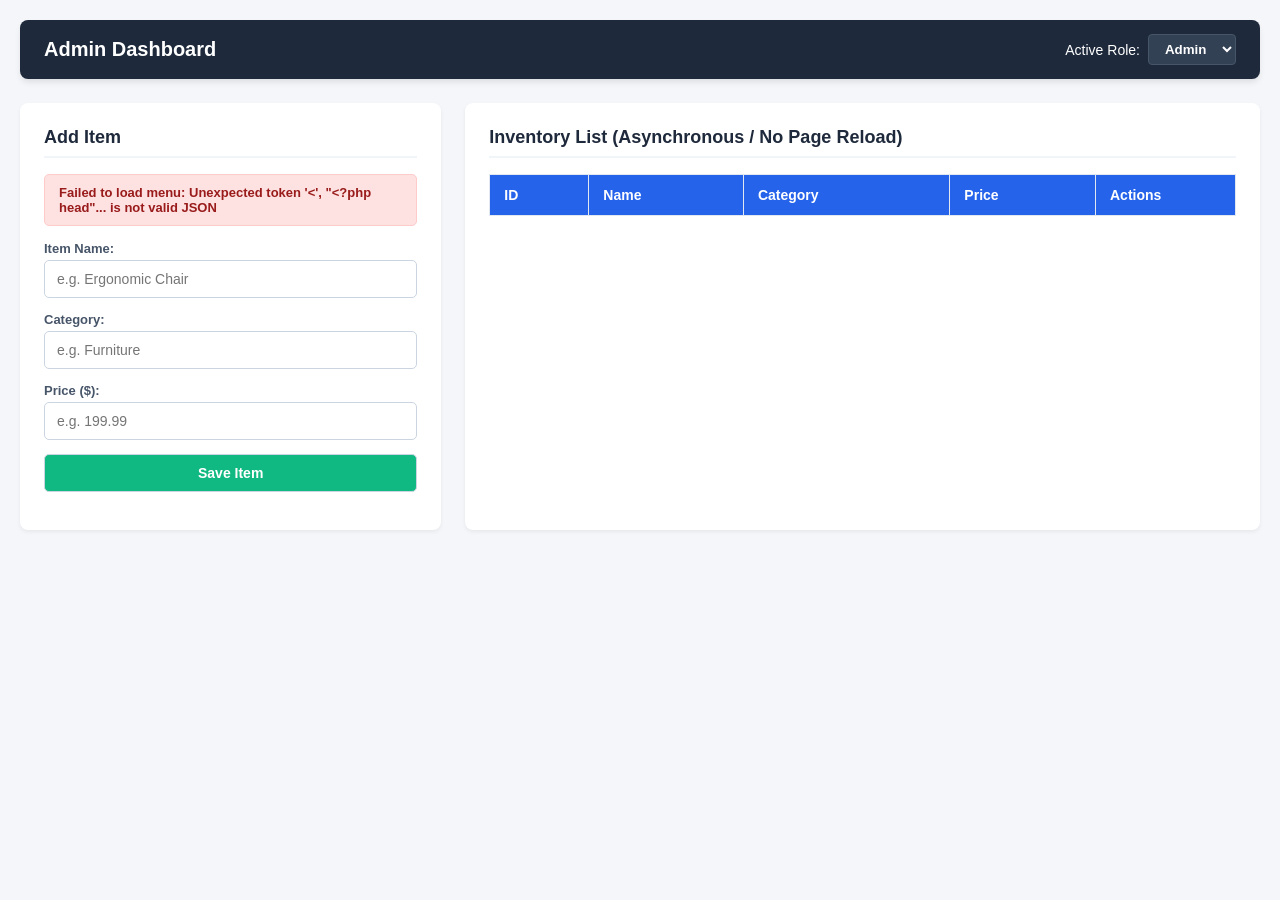
<file: Practical 13/index.html>
<!DOCTYPE html>
<html lang="en">
<head>
    <meta charset="UTF-8">
    <meta name="viewport" content="width=device-width, initial-scale=1.0">
    <title>Admin Dashboard - AJAX CRUD & RBAC</title>
    <style>
        * {
            box-sizing: border-box;
        }
        body { 
            font-family: Arial, sans-serif; 
            margin: 20px; 
            background: #f4f6f9; 
            color: #333;
        }
        header { 
            display: flex; 
            justify-content: space-between; 
            align-items: center; 
            background: #1e293b; 
            padding: 14px 24px; 
            color: #fff; 
            border-radius: 8px; 
            box-shadow: 0 4px 6px -1px rgba(0,0,0,0.1);
        }
        header h2 {
            margin: 0;
            font-size: 20px;
            display: flex;
            align-items: center;
            gap: 10px;
        }
        nav ul { 
            list-style: none; 
            margin: 0; 
            padding: 0; 
            display: flex; 
            gap: 18px; 
        }
        nav a { 
            color: #cbd5e1; 
            text-decoration: none; 
            font-weight: 600; 
            font-size: 14px;
            transition: color 0.2s;
        }
        nav a:hover {
            color: #38bdf8;
        }
        .role-box {
            display: flex;
            align-items: center;
            gap: 8px;
            font-size: 14px;
        }
        .role-box select {
            padding: 6px 12px;
            border-radius: 4px;
            border: 1px solid #475569;
            background: #334155;
            color: #fff;
            font-weight: bold;
            cursor: pointer;
        }
        .container { 
            margin-top: 24px; 
            display: flex; 
            gap: 24px; 
        }
        .card { 
            background: #fff; 
            padding: 24px; 
            border-radius: 8px; 
            box-shadow: 0 2px 4px rgba(0,0,0,0.06); 
        }
        .form-card { 
            flex: 1; 
            min-width: 320px;
            height: fit-content;
        }
        .table-card { 
            flex: 2; 
        }
        .card h3 {
            margin-top: 0;
            margin-bottom: 16px;
            color: #1e293b;
            font-size: 18px;
            border-bottom: 2px solid #f1f5f9;
            padding-bottom: 8px;
            display: flex;
            justify-content: space-between;
            align-items: center;
        }
        form label {
            display: block;
            margin-bottom: 4px;
            font-weight: 600;
            font-size: 13px;
            color: #475569;
        }
        form input, form select, form button { 
            width: 100%; 
            padding: 10px 12px; 
            margin-bottom: 14px; 
            border: 1px solid #cbd5e1;
            border-radius: 5px;
            font-size: 14px;
        }
        form input:focus {
            outline: none;
            border-color: #3b82f6;
            box-shadow: 0 0 0 3px rgba(59, 130, 246, 0.15);
        }
        button { 
            background: #10b981; 
            color: #fff; 
            border: none; 
            cursor: pointer; 
            font-weight: bold; 
            transition: background 0.2s;
        }
        button:hover {
            background: #059669;
        }
        button.btn-danger { 
            background: #ef4444; 
            padding: 6px 12px;
            font-size: 12px;
            width: auto;
            margin-bottom: 0;
        }
        button.btn-danger:hover {
            background: #dc2626;
        }
        button.btn-edit { 
            background: #f59e0b; 
            color: #fff; 
            padding: 6px 12px;
            font-size: 12px;
            width: auto;
            margin-bottom: 0;
            margin-right: 4px;
        }
        button.btn-edit:hover {
            background: #d97706;
        }
        table { 
            width: 100%; 
            border-collapse: collapse; 
            margin-top: 10px; 
        }
        th, td { 
            border: 1px solid #e2e8f0; 
            padding: 12px 14px; 
            text-align: left; 
            font-size: 14px;
        }
        th { 
            background: #2563eb; 
            color: white; 
            font-weight: 600;
        }
        tr:nth-child(even) {
            background: #f8fafc;
        }
        .badge-cat {
            background: #e0f2fe;
            color: #0369a1;
            padding: 3px 8px;
            border-radius: 4px;
            font-size: 12px;
            font-weight: bold;
        }
        .toast-msg {
            padding: 10px 14px;
            border-radius: 5px;
            margin-bottom: 15px;
            font-size: 13px;
            font-weight: 600;
            display: none;
        }
        .toast-success {
            background: #d1fae5;
            color: #065f46;
            border: 1px solid #a7f3d0;
        }
        .toast-error {
            background: #fee2e2;
            color: #991b1b;
            border: 1px solid #fecaca;
        }
        .loading-badge {
            font-size: 13px;
            font-weight: normal;
            color: #2563eb;
            background: #eff6ff;
            padding: 4px 10px;
            border-radius: 4px;
            display: none;
        }
    </style>
</head>
<body>

<header>
    <h2>Admin Dashboard</h2>
    <!-- Dynamic Role-Based Navigation -->
    <nav><ul id="dynamicMenu"></ul></nav>
    <!-- Role Switcher -->
    <div class="role-box">
        <label for="roleSelector">Active Role:</label>
        <select id="roleSelector" onchange="loadMenu()">
            <option value="user">User</option>
            <option value="editor">Editor</option>
            <option value="admin" selected>Admin</option>
        </select>
    </div>
</header>

<div class="container">
    <!-- CRUD Form (Add / Edit) -->
    <div class="card form-card">
        <h3 id="formTitle">Add Item</h3>
        <div id="toast" class="toast-msg"></div>
        <form id="itemForm" onsubmit="saveItem(event)">
            <input type="hidden" id="itemId">
            <label for="itemName">Item Name:</label>
            <input type="text" id="itemName" placeholder="e.g. Ergonomic Chair" required>
            
            <label for="itemCategory">Category:</label>
            <input type="text" id="itemCategory" placeholder="e.g. Furniture" required>
            
            <label for="itemPrice">Price ($):</label>
            <input type="number" step="0.01" id="itemPrice" placeholder="e.g. 199.99" required>
            
            <button type="submit" id="submitBtn">Save Item</button>
            <button type="button" id="cancelBtn" onclick="resetForm()" style="display:none; background:#64748b; margin-top:2px;">Cancel Edit</button>
        </form>
    </div>

    <!-- Data Table -->
    <div class="card table-card">
        <h3>
            <span>Inventory List (Asynchronous / No Page Reload)</span>
            <span id="loadingIndicator" class="loading-badge">⏳ Loading items...</span>
        </h3>
        <table>
            <thead>
                <tr>
                    <th>ID</th>
                    <th>Name</th>
                    <th>Category</th>
                    <th>Price</th>
                    <th style="width: 140px;">Actions</th>
                </tr>
            </thead>
            <tbody id="itemsTableBody"></tbody>
        </table>
    </div>
</div>

<!-- Separated Asynchronous JavaScript (Fetch API) Logic -->
<script src="script.js"></script>
</body>
</html>
</file>
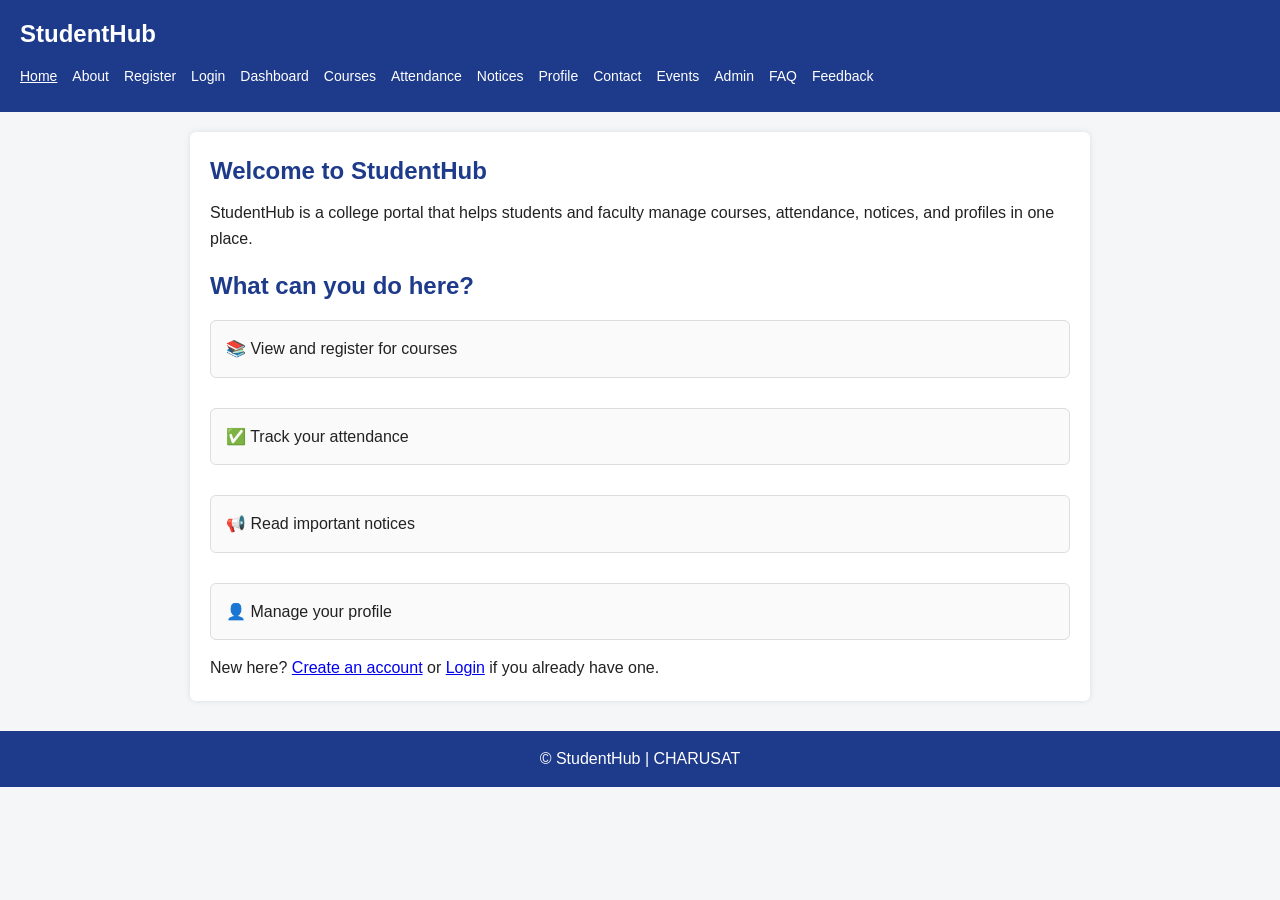
<file: practical 2/index.html>
<!DOCTYPE html>
<html lang="en">
<head>
  <meta charset="UTF-8">
  <meta name="viewport" content="width=device-width, initial-scale=1.0">
  <title>StudentHub - Home</title>
  <link rel="stylesheet" href="css/style.css">
</head>
<body>
  <a class="skip-link" href="#main-content">Skip to main content</a>

  <header>
    <div class="logo">StudentHub</div>
    <nav aria-label="Main navigation">
      <ul>
        <li><a href="index.html" aria-current="page">Home</a></li>
        <li><a href="about.html">About</a></li>
        <li><a href="register.html">Register</a></li>
        <li><a href="login.html">Login</a></li>
        <li><a href="dashboard.html">Dashboard</a></li>
        <li><a href="courses.html">Courses</a></li>
        <li><a href="attendance.html">Attendance</a></li>
        <li><a href="notices.html">Notices</a></li>
        <li><a href="profile.html">Profile</a></li>
        <li><a href="contact.html">Contact</a></li>
        <li><a href="events.html">Events</a></li>
        <li><a href="admin.html">Admin</a></li>
        <li><a href="faq.html">FAQ</a></li>
        <li><a href="feedback.html">Feedback</a></li>
      </ul>
    </nav>
  </header>

  <main id="main-content">
    <section aria-labelledby="home-title">
      <h1 id="home-title">Welcome to StudentHub</h1>
      <p>
        StudentHub is a college portal that helps students and faculty manage
        courses, attendance, notices, and profiles in one place.
      </p>

      <h2>What can you do here?</h2>
      <div class="card-grid">
        <div class="card">
          <p>📚 View and register for courses</p>
        </div>
        <div class="card">
          <p>✅ Track your attendance</p>
        </div>
        <div class="card">
          <p>📢 Read important notices</p>
        </div>
        <div class="card">
          <p>👤 Manage your profile</p>
        </div>
      </div>

      <p>New here? <a href="register.html">Create an account</a> or
        <a href="login.html">Login</a> if you already have one.</p>
    </section>
  </main>

  <footer>
    <p>&copy; <span data-year></span> StudentHub | CHARUSAT</p>
  </footer>

</body>
</html>
</file>
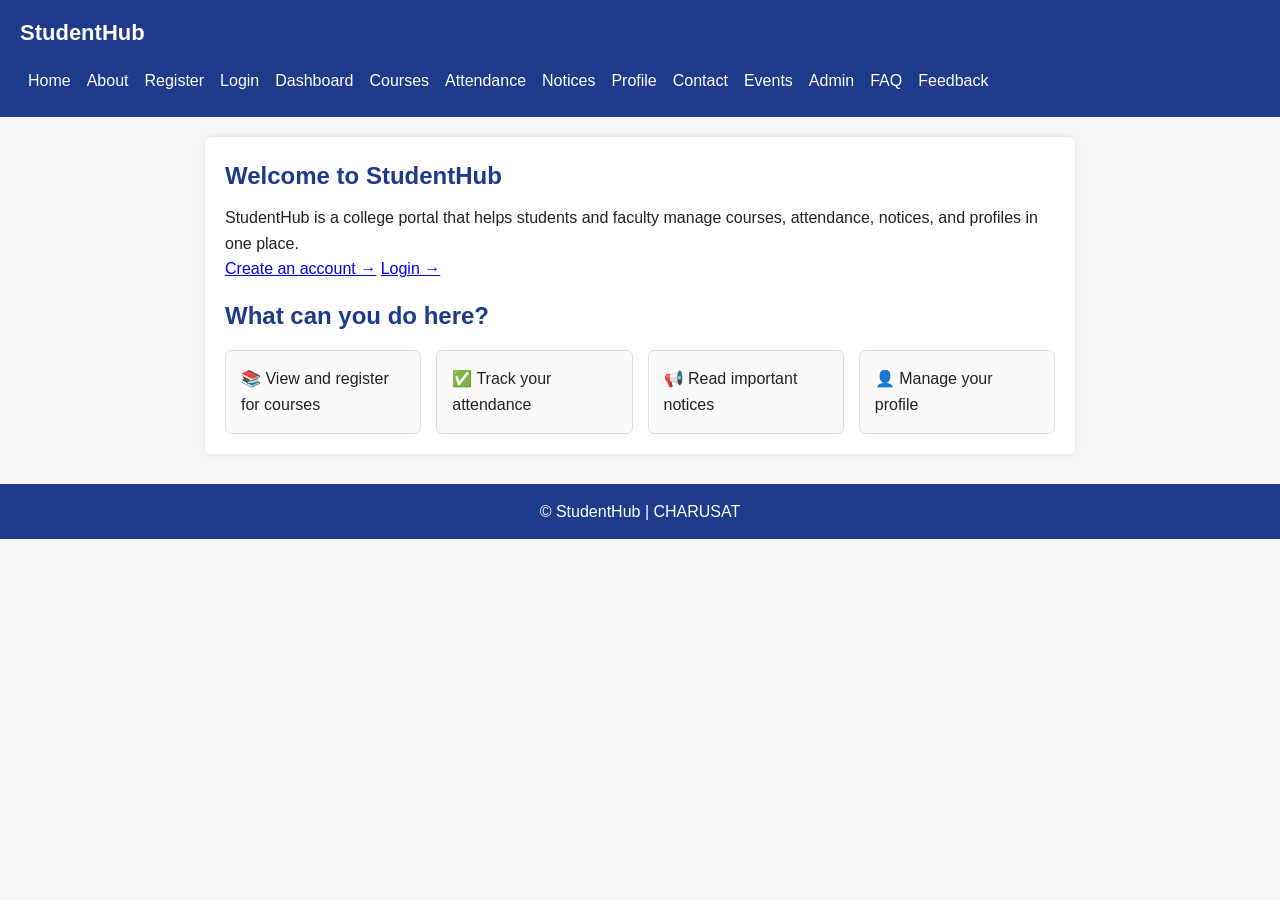
<file: Practical 3/index.html>
<!DOCTYPE html>
<html lang="en">
<head>
  <meta charset="UTF-8">
  <meta name="viewport" content="width=device-width, initial-scale=1.0">
  <title>StudentHub - Home</title>
  <link rel="stylesheet" href="css/style.css">
</head>
<body>
  
  <header>
    <div class="header-bar">
      <div class="logo">StudentHub</div>
      <button class="nav-toggle" type="button" aria-expanded="false" aria-controls="primary-nav">&#9776; Menu</button>
    </div>
    <nav aria-label="Main navigation">
      <ul id="primary-nav">
        <li><a href="index.html" aria-current="page">Home</a></li>
        <li><a href="about.html">About</a></li>
        <li><a href="register.html">Register</a></li>
        <li><a href="login.html">Login</a></li>
        <li><a href="dashboard.html">Dashboard</a></li>
        <li><a href="courses.html">Courses</a></li>
        <li><a href="attendance.html">Attendance</a></li>
        <li><a href="notices.html">Notices</a></li>
        <li><a href="profile.html">Profile</a></li>
        <li><a href="contact.html">Contact</a></li>
        <li><a href="events.html">Events</a></li>
        <li><a href="admin.html">Admin</a></li>
        <li><a href="faq.html">FAQ</a></li>
        <li><a href="feedback.html">Feedback</a></li>
      </ul>
    </nav>
  </header>

  <main id="main-content">
    <section aria-labelledby="home-title">
      <div class="hero">
        <h1 id="home-title">Welcome to StudentHub</h1>
        <p>
          StudentHub is a college portal that helps students and faculty manage
          courses, attendance, notices, and profiles in one place.
        </p>
        <div class="hero-actions">
          <a href="register.html">Create an account →</a>
          <a href="login.html">Login →</a>
        </div>
      </div>

      <h2>What can you do here?</h2>
      <div class="card-grid">
        <div class="card">
          <p>📚 View and register for courses</p>
        </div>
        <div class="card">
          <p>✅ Track your attendance</p>
        </div>
        <div class="card">
          <p>📢 Read important notices</p>
        </div>
        <div class="card">
          <p>👤 Manage your profile</p>
        </div>
      </div>
    </section>
  </main>

  <footer>
    <p>&copy; <span data-year></span> StudentHub | CHARUSAT</p>
  </footer>

    
</body>
</html>
</file>
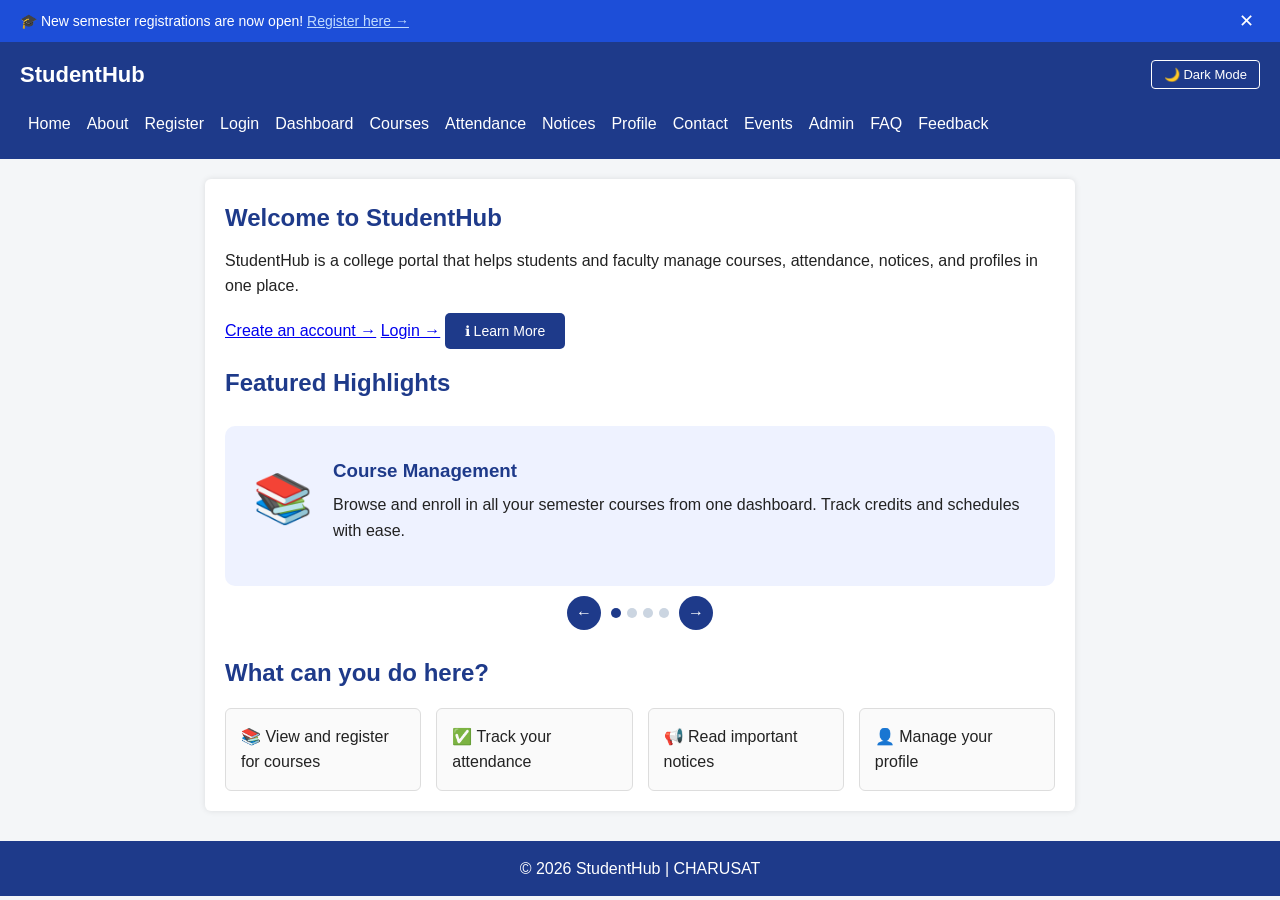
<file: Practical 4/index.html>
<!DOCTYPE html>
<html lang="en">
<head>
  <meta charset="UTF-8">
  <meta name="viewport" content="width=device-width, initial-scale=1.0">
  <title>StudentHub - Home</title>
  <meta name="description" content="StudentHub – a college portal to manage courses, attendance, notices, and profiles.">
  <link rel="stylesheet" href="css/style.css">
</head>
<body>

  <!-- ① Notification Banner -->
  <div id="notification-banner" role="alert" aria-live="polite">
    <span>🎓 New semester registrations are now open! <a href="register.html">Register here →</a></span>
    <button id="banner-close" aria-label="Dismiss notification">✕</button>
  </div>

  <header>
    <div class="header-bar">
      <div class="logo">StudentHub</div>
      <div style="display:flex; align-items:center; gap:6px;">
        <!-- ⑤ Hamburger menu -->
        <button class="nav-toggle" type="button" aria-expanded="false" aria-controls="primary-nav">☰ Menu</button>
        <!-- ⑥ Dark/Light theme switcher -->
        <button id="theme-toggle" aria-label="Toggle dark mode">🌙 Dark Mode</button>
      </div>
    </div>
    <nav aria-label="Main navigation">
      <ul id="primary-nav">
        <li><a href="index.html" aria-current="page">Home</a></li>
        <li><a href="about.html">About</a></li>
        <li><a href="register.html">Register</a></li>
        <li><a href="login.html">Login</a></li>
        <li><a href="dashboard.html">Dashboard</a></li>
        <li><a href="courses.html">Courses</a></li>
        <li><a href="attendance.html">Attendance</a></li>
        <li><a href="notices.html">Notices</a></li>
        <li><a href="profile.html">Profile</a></li>
        <li><a href="contact.html">Contact</a></li>
        <li><a href="events.html">Events</a></li>
        <li><a href="admin.html">Admin</a></li>
        <li><a href="faq.html">FAQ</a></li>
        <li><a href="feedback.html">Feedback</a></li>
      </ul>
    </nav>
  </header>

  <main id="main-content">
    <section aria-labelledby="home-title">
      <div class="hero">
        <h1 id="home-title">Welcome to StudentHub</h1>
        <p>
          StudentHub is a college portal that helps students and faculty manage
          courses, attendance, notices, and profiles in one place.
        </p>
        <div class="hero-actions">
          <a href="register.html">Create an account →</a>
          <a href="login.html">Login →</a>
          <!-- ② Modal trigger -->
          <button class="btn-modal"
                  data-modal-target="info-modal"
                  data-modal-title="About StudentHub"
                  data-modal-body="&lt;p&gt;StudentHub is built for &lt;strong&gt;CHARUSAT University&lt;/strong&gt; students and faculty.&lt;/p&gt;&lt;ul style='margin:10px 0 0 18px'&gt;&lt;li&gt;View &amp; register for courses&lt;/li&gt;&lt;li&gt;Track attendance in real time&lt;/li&gt;&lt;li&gt;Read important notices&lt;/li&gt;&lt;li&gt;Manage your profile&lt;/li&gt;&lt;/ul&gt;">
            ℹ Learn More
          </button>
        </div>
      </div>

      <!-- ③ Content / Image Slider -->
      <h2>Featured Highlights</h2>
      <div id="slider-wrapper">
        <div id="content-slider" aria-label="Feature highlights carousel" role="region">
          <div class="slide">
            <div class="slide-card">
              <span class="slide-icon">📚</span>
              <div>
                <h3>Course Management</h3>
                <p>Browse and enroll in all your semester courses from one dashboard. Track credits and schedules with ease.</p>
              </div>
            </div>
          </div>
          <div class="slide">
            <div class="slide-card">
              <span class="slide-icon">✅</span>
              <div>
                <h3>Attendance Tracker</h3>
                <p>View your subject-wise attendance percentage instantly. Get alerts when attendance drops below 75%.</p>
              </div>
            </div>
          </div>
          <div class="slide">
            <div class="slide-card">
              <span class="slide-icon">📢</span>
              <div>
                <h3>Notice Board</h3>
                <p>Stay updated with exam schedules, holiday lists, and university circulars published by the admin.</p>
              </div>
            </div>
          </div>
          <div class="slide">
            <div class="slide-card">
              <span class="slide-icon">🎉</span>
              <div>
                <h3>Campus Events</h3>
                <p>Find hackathons, cultural fests, and seminars happening across the campus and register online.</p>
              </div>
            </div>
          </div>
        </div>
        <div class="slider-controls">
          <button class="slider-btn" id="slider-prev" aria-label="Previous slide">&#8592;</button>
          <div id="slider-dots" role="tablist" aria-label="Slide indicators"></div>
          <button class="slider-btn" id="slider-next" aria-label="Next slide">&#8594;</button>
        </div>
      </div>

      <h2>What can you do here?</h2>
      <div class="card-grid">
        <div class="card"><p>📚 View and register for courses</p></div>
        <div class="card"><p>✅ Track your attendance</p></div>
        <div class="card"><p>📢 Read important notices</p></div>
        <div class="card"><p>👤 Manage your profile</p></div>
      </div>
    </section>
  </main>

  <!-- ② Modal Popup -->
  <div id="modal-overlay" role="dialog" aria-modal="true" aria-labelledby="modal-title" aria-hidden="true">
    <div id="modal-dialog">
      <button id="modal-close" aria-label="Close dialog">✕</button>
      <h2 id="modal-title"></h2>
      <div id="modal-body"></div>
    </div>
  </div>

  <footer>
    <p>&copy; <span data-year></span> StudentHub | CHARUSAT</p>
  </footer>

  <script src="js/main.js"></script>
</body>
</html>
</file>
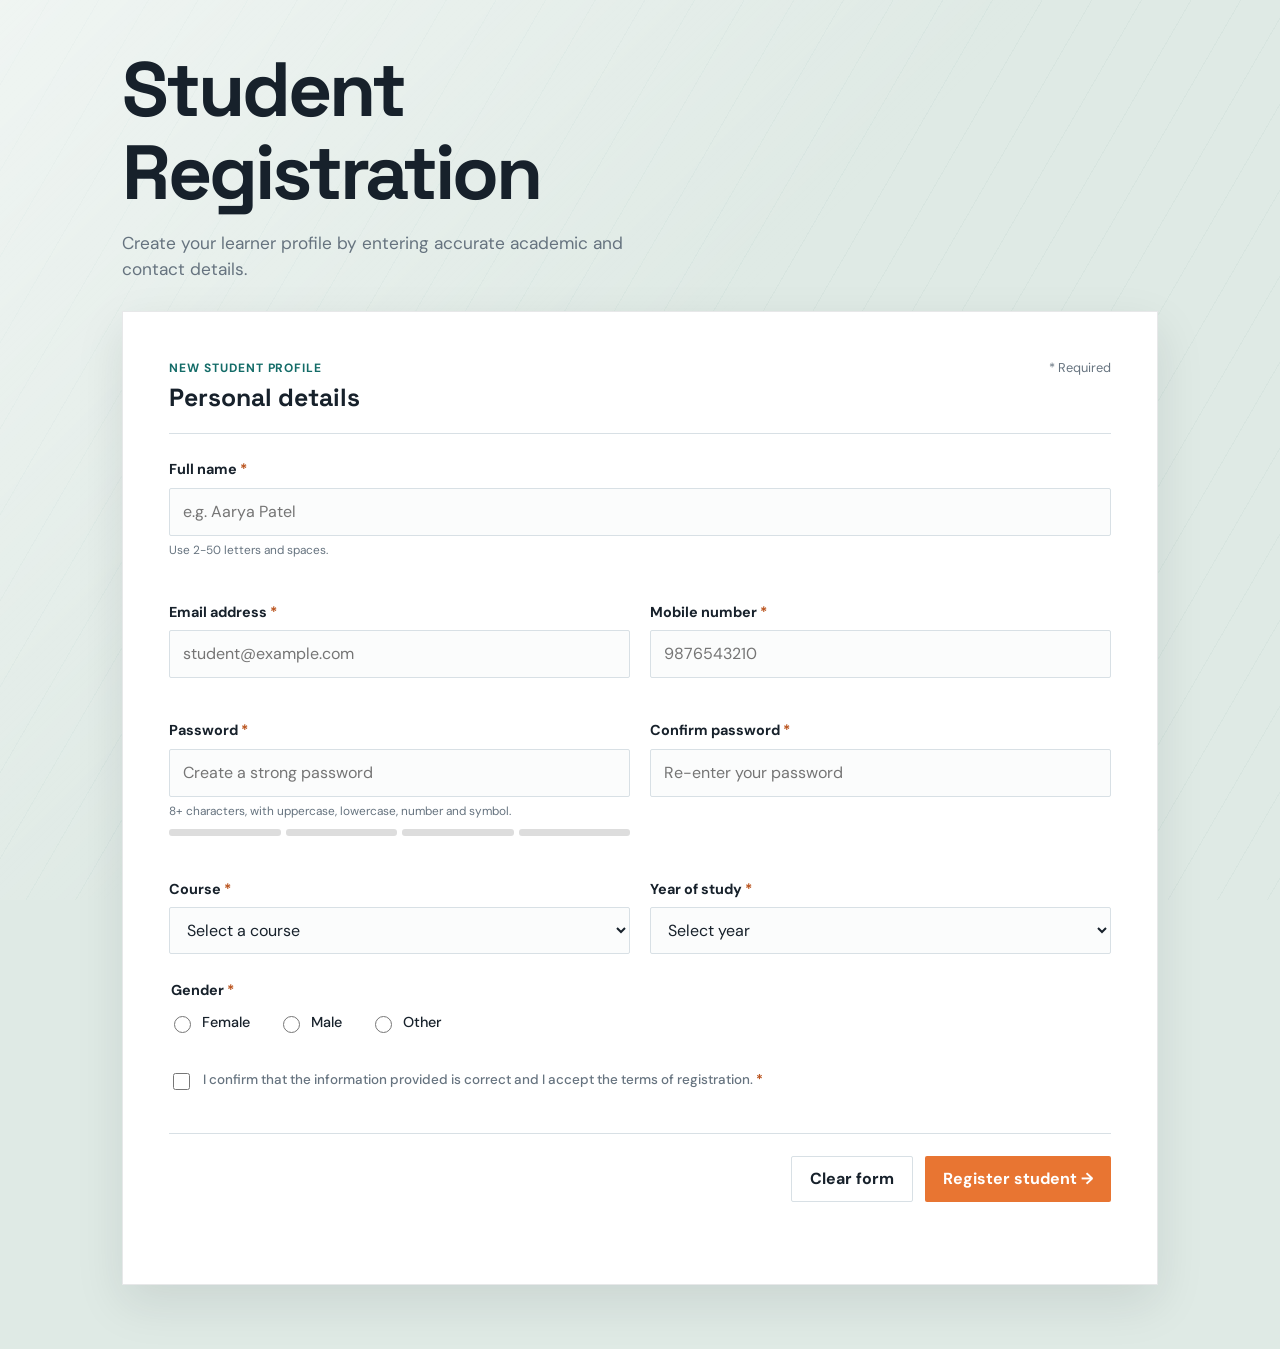
<file: Practical 5/index.html>
<!DOCTYPE html>
<html lang="en">

<head>
  <meta charset="UTF-8">
  <meta name="viewport" content="width=device-width, initial-scale=1.0">
  <title>Student Registration</title>
  <link rel="stylesheet" href="css/style.css">
  <script src="js/validation.js" defer></script>
</head>

<body>
  <main class="page-shell">
    <section class="intro-panel" aria-labelledby="page-title">

      <h1 id="page-title">Student Registration</h1>
      <p class="intro-copy">Create your learner profile by entering accurate academic and contact details.</p>

    </section>

    <section class="form-panel" aria-labelledby="form-title">
      <div class="form-heading">
        <div>
          <p class="section-label">New student profile</p>
          <h2 id="form-title">Personal details</h2>
        </div>
        <span class="required-note">* Required</span>
      </div>

      <form id="registration-form" novalidate>
        <div class="form-grid">
          <div class="field field-wide">
            <label for="full-name">Full name <span>*</span></label>
            <input type="text" id="full-name" name="fullName" placeholder="e.g. Aarya Patel" autocomplete="name"
              required>
            <small class="hint">Use 2-50 letters and spaces.</small>
            <p class="error-message" id="full-name-error" aria-live="polite"></p>
          </div>

          <div class="field">
            <label for="email">Email address <span>*</span></label>
            <input type="email" id="email" name="email" placeholder="student@example.com" autocomplete="email" required>
            <p class="error-message" id="email-error" aria-live="polite"></p>
          </div>

          <div class="field">
            <label for="mobile">Mobile number <span>*</span></label>
            <input type="tel" id="mobile" name="mobile" placeholder="9876543210" inputmode="numeric" maxlength="10"
              autocomplete="tel" required>
            <p class="error-message" id="mobile-error" aria-live="polite"></p>
          </div>

          <div class="field">
            <label for="password">Password <span>*</span></label>
            <input type="password" id="password" name="password" placeholder="Create a strong password"
              autocomplete="new-password" required>
           

            <small class="hint">8+ characters, with uppercase, lowercase, number and symbol.</small>

            <div class="password-strength">
            <span></span><span></span><span></span><span></span>
            </div>
            <strong id="strength-text"></strong>

            <p class="error-message" id="password-error" aria-live="polite"></p>
            </div>

          <div class="field">
            <label for="confirm-password">Confirm password <span>*</span></label>
            <input type="password" id="confirm-password" name="confirmPassword" placeholder="Re-enter your password"
              autocomplete="new-password" required>
            <p class="error-message" id="confirm-password-error" aria-live="polite"></p>
          </div>

          <div class="field">
            <label for="course">Course <span>*</span></label>
            <select id="course" name="course" required>
              <option value="">Select a course</option>
              <option value="BCA">BCA - Computer Applications</option>
              <option value="BBA">BBA - Business Administration</option>
              <option value="BSC">B.Sc. - Information Technology</option>
              <option value="BTECH">B.Tech - Computer Engineering</option>
            </select>
            <p class="error-message" id="course-error" aria-live="polite"></p>
          </div>

          <div class="field">
            <label for="year">Year of study <span>*</span></label>
            <select id="year" name="year" required>
              <option value="">Select year</option>
              <option value="1">First year</option>
              <option value="2">Second year</option>
              <option value="3">Third year</option>
              <option value="4">Fourth year</option>
            </select>
            <p class="error-message" id="year-error" aria-live="polite"></p>
          </div>
        </div>

        <fieldset class="radio-fieldset">
          <legend>Gender <span>*</span></legend>
          <div class="radio-options">
            <label><input type="radio" name="gender" value="Female"> Female</label>
            <label><input type="radio" name="gender" value="Male"> Male</label>
            <label><input type="radio" name="gender" value="Other"> Other</label>
          </div>
          <p class="error-message" id="gender-error" aria-live="polite"></p>
        </fieldset>

        <label class="terms-label">
          <input type="checkbox" id="terms" name="terms">
          <span>I confirm that the information provided is correct and I accept the terms of registration.
            <strong>*</strong></span>
        </label>
        <p class="error-message" id="terms-error" aria-live="polite"></p>

        <div class="form-actions">
          <button type="reset" class="secondary-button">Clear form</button>
          <button type="submit" class="primary-button">Register student <span aria-hidden="true">→</span></button>
        </div>
        <p id="form-status" class="form-status" role="status" aria-live="polite"></p>
      </form>
    </section>

    <section id="success-panel" class="success-panel" aria-labelledby="success-title" hidden>
      <p class="success-mark" aria-hidden="true">✓</p>
      <div>
        <p class="section-label">Registration complete</p>
        <h2 id="success-title">Welcome, <span id="registered-name"></span>.</h2>
        <p>Your <span id="registered-course"></span> profile is ready for the <span id="registered-year"></span>.</p>
      </div>
    </section>
  </main>
</body>

</html>
</file>
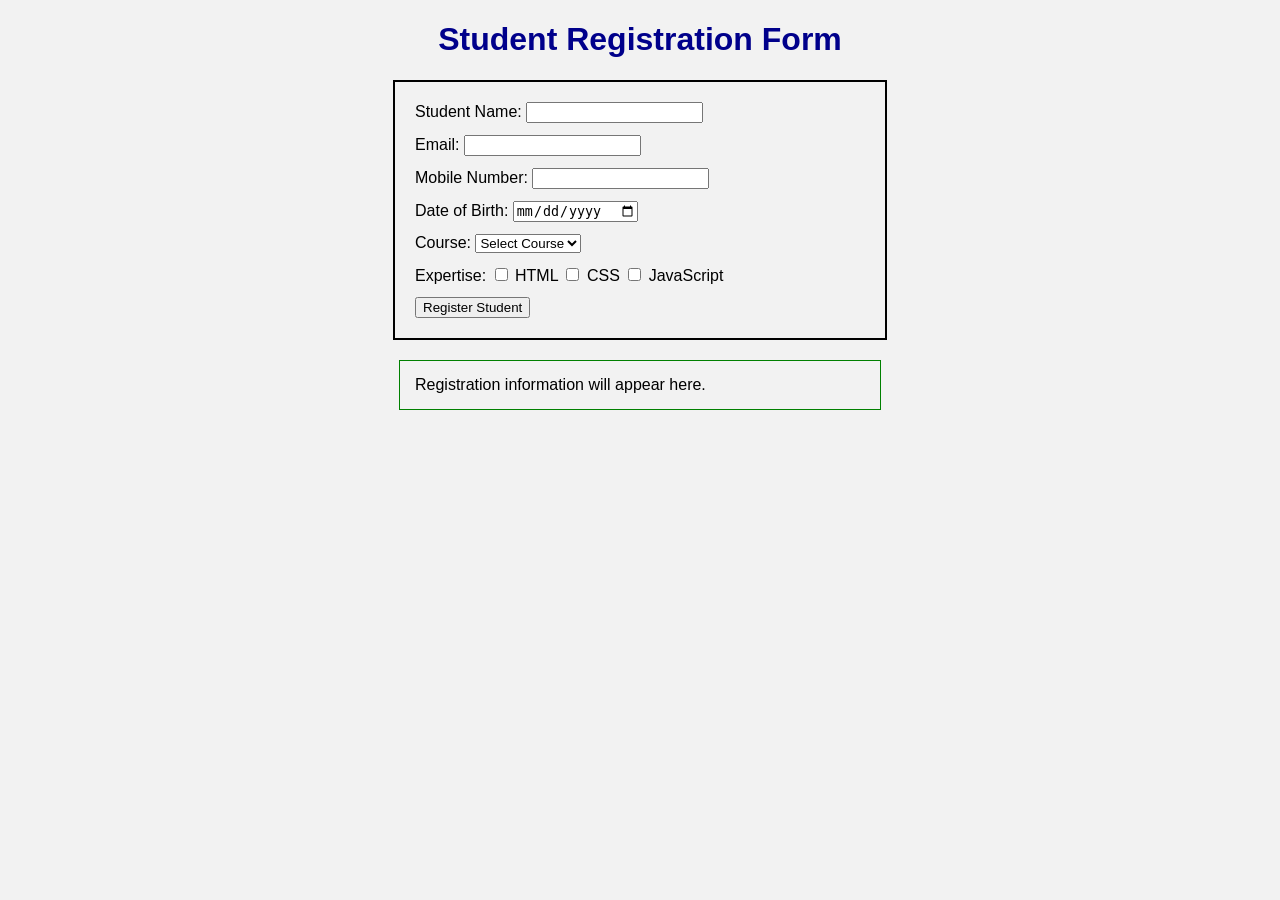
<file: 25CS001_Ansh_Task1.html>
<!DOCTYPE html>
<html>
<head>
    <title>Student Registration</title>

    <style>
        body {
            font-family: Arial;
            background-color: #f2f2f2; /* FIXED: added missing colon after property name */
        }

        .student-title {
            text-align: center;
            color: darkblue;
        }

        /* FIXED: added # symbol so this correctly targets the form's id */
        #studentForm {
            width: 450px;
            border: 2px solid black;
            padding: 20px;   /* FIXED: removed extra space before colon */
            margin: 20px auto;
        }

        .input-box {
            margin-bottom: 12px;
        }

        #resultBox {
            width: 450px;
            border: 1px solid green;
            padding: 15px;
            margin: 20px auto;
        }
    </style>
</head>

<body>

<h1 class="student-title">Student Registration Form</h1> <!-- FIXED: was id, changed to class to match CSS -->

<form id="studentForm">

    <div class="input-box">
        <label for="studentName">Student Name:</label>
        <input type="text" id="studentName" required> <!-- FIXED: id spelling + added required -->
    </div>

    <div class="input-box">
        <label for="email">Email:</label>
        <input type="email" id="email" required> <!-- FIXED: type text -> email + added required -->
    </div>

    <div class="input-box">
        <label for="mobile">Mobile Number:</label>
        <input type="number" id="mobile">
    </div>

    <div class="input-box">
        <label for="dob">Date of Birth:</label>
        <input type="date" id="dob"> <!-- FIXED: type text -> date -->
    </div>

    <div class="input-box">
        <label for="course">Course:</label>

        <select id="course" required> <!-- FIXED: added required -->
            <option value="">Select Course</option>
            <option value="BCA">BCA</option>
            <option value="MCA">MCA</option>
            <option value="BTech">B.Tech</option>
        </select>
    </div>

    <div class="input-box">
        <label>Expertise:</label>

        <input type="checkbox" id="html" value="HTML"> HTML
        <input type="checkbox" id="css" value="CSS"> CSS
        <input type="checkbox" id="js" value="JavaScript"> JavaScript
    </div>

    <button type="button" onclick="showStudent()"> <!-- FIXED: submit -> button, wrong function name -> showStudent() -->
        Register Student
    </button>

</form>

<div id="resultBox">
    Registration information will appear here.
</div>

<script>

function showStudent() {

    var name =
        document.getElementById("studentName").value; // FIXED: id spelling

    let email =
        document.getElementById("email").value;

    const mobile =
        document.getElementById("mobile").value;

    let dob =
        document.getElementById("dob").value;

    var course =
        document.getElementById("course").value;

    // FIXED: && changed to || so it stops if EITHER field is empty
    if (name == "" || email == "" || course == "") {
        alert("Student Name, Email and Course are required");
        return;
    }

    // ADDED: email format check
    var emailPattern = /^[^\s@]+@[^\s@]+\.[^\s@]+$/;

    if (!emailPattern.test(email)) {
        alert("Please enter a valid email address");
        return;
    }

    // ADDED: mobile number check
    var mobilePattern = /^[9876]\d{9}$/;

    if (!mobilePattern.test(mobile)) {
        alert("Please enter a valid 10-digit mobile number starting with 9, 8, 7 or 6");
        return;
    }

    // FIXED: now handles Cancel (null) properly
    var semester =
        prompt("Enter Current Semester");

    if (semester == null) {
        alert("Registration cancelled. Semester not provided.");
        return;
    }

    if (semester.trim() == "") {
        alert("Semester not entered. Registration stopped.");
        return;
    }

    // ADDED: semester range check, limit depends on course
    var semesterNum = Number(semester);
    var maxSemester = (course == "MCA") ? 12 : 8;

    if (isNaN(semesterNum) || semesterNum < 1 || semesterNum > maxSemester) {
        alert("Please enter a valid semester between 1 and " + maxSemester + " for " + course);
        return;
    }

    // ADDED: expertise checkboxes now read using DOM
    var expertise = [];

    if (document.getElementById("html").checked) {
        expertise.push("HTML");
    }
    if (document.getElementById("css").checked) {
        expertise.push("CSS");
    }
    if (document.getElementById("js").checked) {
        expertise.push("JavaScript");
    }

    if (expertise.length == 0) {
        alert("Please select at least one expertise");
        return;
    }

    // FIXED: confirm message + logic corrected
    var choice =
        confirm("Do you want to submit the registration?");

    if (choice == false) {
        alert("Registration cancelled by user");
        return;
    }

    // FIXED: wrong id "result" -> "resultBox", innerHtml -> innerHTML
    document.getElementById("resultBox").innerHTML =
        "<h2>Student Information</h2>" +
        "Name: " + name +
        "<br>Email: " + email +
        "<br>Mobile: " + mobile +
        "<br>DOB: " + dob +
        "<br>Course: " + course +
        "<br>Semester: " + semester +
        "<br>Expertise: " + expertise.join(", ");

    alert("Registration successful");

}

</script>

</body>
</html>
</file>
<file: practical 2/css/style.css>
* {
  margin: 0;
  padding: 0;
  box-sizing: border-box;
}

body {
  font-family: Arial, Helvetica, sans-serif;
  background-color: #f4f6f8;
  color: #222;
  line-height: 1.6;
}

.skip-link {
  position: absolute;
  left: -999px;
  top: auto;
}

.skip-link:focus {
  left: 10px;
  top: 10px;
  background: #1e3a8a;
  color: white;
  padding: 8px 12px;
  z-index: 100;
}

header {
  background-color: #1e3a8a;
  color: white;
  padding: 15px 20px;
}

.logo {
  font-size: 24px;
  font-weight: bold;
}

nav ul {
  list-style: none;
  display: flex;
  flex-wrap: wrap;
  margin-top: 10px;
}

nav ul li {
  margin-right: 15px;
  margin-bottom: 8px;
}

nav ul li a {
  color: white;
  text-decoration: none;
  font-size: 14px;
}

nav ul li a:hover,
nav ul li a[aria-current="page"] {
  text-decoration: underline;
}

main {
  max-width: 900px;
  margin: 20px auto;
  background-color: white;
  padding: 20px;
  border-radius: 6px;
  box-shadow: 0 0 6px rgba(0, 0, 0, 0.1);
}

h1 {
  color: #1e3a8a;
  margin-bottom: 10px;
}

h2 {
  color: #1e3a8a;
  margin-top: 15px;
  margin-bottom: 10px;
}

form label {
  display: block;
  margin-top: 10px;
  font-weight: bold;
}

form input,
form select,
form textarea {
  width: 100%;
  padding: 8px;
  margin-top: 5px;
  border: 1px solid #ccc;
  border-radius: 4px;
}

form button {
  margin-top: 15px;
  padding: 10px 20px;
  background-color: #1e3a8a;
  color: white;
  border: none;
  border-radius: 4px;
  cursor: pointer;
}

form button:hover {
  background-color: #16306e;
}

table {
  width: 100%;
  border-collapse: collapse;
  margin-top: 15px;
}

table th,
table td {
  border: 1px solid #ccc;
  padding: 8px;
  text-align: left;
}

table th {
  background-color: #1e3a8a;
  color: white;
}

.card {
  border: 1px solid #ddd;
  border-radius: 6px;
  padding: 15px;
  margin-bottom: 15px;
  background-color: #fafafa;
}

/* CHANGED: from grid to vertical flex */
.card-grid {
  display: flex;
  flex-direction: column;
  gap: 15px;
  margin-top: 15px;
}

footer {
  text-align: center;
  padding: 15px;
  background-color: #1e3a8a;
  color: white;
  margin-top: 30px;
}
</file>
<file: Practical 3/css/style.css>
/* ---- Reset ---- */
* {
  margin: 0;
  padding: 0;
  box-sizing: border-box;
}

body {
  font-family: Arial, Helvetica, sans-serif;
  background-color: #f4f6f8;
  color: #222;
  line-height: 1.6;
}

/* ---- Header & Navigation ---- */
header {
  background-color: #1e3a8a;
  color: white;
  padding: 15px 20px;
}

.header-bar {
  display: flex;
  justify-content: space-between;
  align-items: center;
}

.logo {
  font-size: 22px;
  font-weight: bold;
}

.nav-toggle {
  background: transparent;
  color: white;
  border: 1px solid white;
  border-radius: 4px;
  padding: 6px 10px;
}

nav ul {
  list-style: none;
  display: flex;
  flex-direction: column;
  margin-top: 10px;
}

nav ul li a {
  display: block;
  color: white;
  text-decoration: none;
  padding: 8px;
}

nav ul li a:hover {
  text-decoration: underline;
}

/* Show menu in a row on bigger screens */
@media (min-width: 600px) {
  .nav-toggle {
    display: none;
  }

  nav ul {
    flex-direction: row;
    flex-wrap: wrap;
  }
}

/* ---- Main content ---- */
main {
  max-width: 900px;
  margin: 20px auto;
  padding: 0 15px;
}

main section {
  background-color: white;
  padding: 20px;
  border-radius: 6px;
  box-shadow: 0 0 6px rgba(0, 0, 0, 0.1);
}

h1 {
  color: #1e3a8a;
  margin-bottom: 10px;
}

h2 {
  color: #1e3a8a;
  margin-top: 15px;
  margin-bottom: 10px;
}

/* ---- Cards (Grid) ---- */
.card-grid {
  display: grid;
  grid-template-columns: 1fr;
  gap: 15px;
  margin-top: 15px;
}

.card {
  border: 1px solid #ddd;
  border-radius: 6px;
  padding: 15px;
  background-color: #fafafa;
}

@media (min-width: 600px) {
  .card-grid {
    grid-template-columns: repeat(2, 1fr);
  }
}

@media (min-width: 900px) {
  .card-grid {
    grid-template-columns: repeat(4, 1fr);
  }
}

/* ---- Role boxes (About page) ---- */
.role-grid {
  display: grid;
  grid-template-columns: 1fr;
  gap: 10px;
  margin-top: 10px;
}

.role-card {
  border: 1px solid #ddd;
  border-radius: 6px;
  padding: 12px 14px;
  background-color: #fafafa;
}

.about-goal {
  border: 1px solid #ddd;
  border-radius: 6px;
  padding: 15px;
  margin-top: 15px;
  background-color: #eef2ff;
}

@media (min-width: 600px) {
  .role-grid {
    grid-template-columns: repeat(2, 1fr);
  }
}

@media (min-width: 900px) {
  .role-grid {
    grid-template-columns: repeat(3, 1fr);
  }
}

/* ---- Forms ---- */
form {
  display: grid;
  gap: 12px;
  margin-top: 15px;
}

form label {
  font-weight: bold;
}

form input,
form select,
form textarea {
  width: 100%;
  padding: 8px;
  border: 1px solid #ccc;
  border-radius: 4px;
}

form button {
  padding: 10px 20px;
  background-color: #1e3a8a;
  color: white;
  border: none;
  border-radius: 4px;
  cursor: pointer;
}

form button:hover {
  background-color: #16306e;
}

/* ---- Events (Grid + Flexbox) ---- */
.events-grid {
  display: grid;
  grid-template-columns: 1fr;
  gap: 15px;
  margin-top: 15px;
}

.event-card {
  display: flex;
  align-items: center;
  gap: 14px;
  border: 1px solid #ddd;
  border-radius: 6px;
  padding: 14px;
  background-color: #fafafa;
}

.event-date {
  background-color: #1e3a8a;
  color: white;
  border-radius: 6px;
  padding: 8px 12px;
  text-align: center;
  font-weight: bold;
}

@media (min-width: 600px) {
  .events-grid {
    grid-template-columns: repeat(2, 1fr);
  }
}

/* ---- Tables ---- */
table {
  width: 100%;
  border-collapse: collapse;
  margin-top: 15px;
}

table th,
table td {
  border: 1px solid #ccc;
  padding: 8px;
  text-align: left;
}

table th {
  background-color: #1e3a8a;
  color: white;
}

/* ---- Footer ---- */
footer {
  text-align: center;
  padding: 15px;
  background-color: #1e3a8a;
  color: white;
  margin-top: 30px;
}
/* ---- Events Page Additions ---- */

.events-grid {
  display: grid;
  grid-template-columns: 1fr;
  gap: 15px;
  margin-top: 15px;
}

@media (min-width: 600px) {
  .events-grid {
    grid-template-columns: repeat(2, 1fr);
  }
}

@media (min-width: 900px) {
  .events-grid {
    grid-template-columns: repeat(3, 1fr);
  }
}

.event-item {
  display: flex;
  align-items: center;
  gap: 12px;
  border: 1px solid #ddd;
  border-radius: 6px;
  padding: 14px;
  background-color: #fafafa;
}

.event-date {
  background-color: #1e3a8a;
  color: white;
  border-radius: 6px;
  padding: 8px 12px;
  text-align: center;
  font-weight: bold;
  flex-shrink: 0;
  margin: 0;
}

.event-item h3 {
  font-size: 17px;
  margin-bottom: 4px;
}

.event-item p:last-child {
  font-size: 14px;
  margin: 0;
}

.join-card {
  margin-top: 20px;
}
</file>
<file: Practical 4/css/style.css>
/* ---- Reset ---- */
* {
  margin: 0;
  padding: 0;
  box-sizing: border-box;
}

body {
  font-family: Arial, Helvetica, sans-serif;
  background-color: #f4f6f8;
  color: #222;
  line-height: 1.6;
}

/* ---- Header & Navigation ---- */
header {
  background-color: #1e3a8a;
  color: white;
  padding: 15px 20px;
}

.header-bar {
  display: flex;
  justify-content: space-between;
  align-items: center;
}

.logo {
  font-size: 22px;
  font-weight: bold;
}

.nav-toggle {
  background: transparent;
  color: white;
  border: 1px solid white;
  border-radius: 4px;
  padding: 6px 10px;
}

nav ul {
  list-style: none;
  margin-top: 10px;
}

nav ul li a {
  display: block;
  color: white;
  text-decoration: none;
  padding: 8px;
}

nav ul li a:hover {
  text-decoration: underline;
}

/* Hide hamburger button on desktop */
@media (min-width: 600px) {
  .nav-toggle {
    display: none;
  }
}

/* ---- Main content ---- */
main {
  max-width: 900px;
  margin: 20px auto;
  padding: 0 15px;
}

main section {
  background-color: white;
  padding: 20px;
  border-radius: 6px;
  box-shadow: 0 0 6px rgba(0, 0, 0, 0.1);
}

h1 {
  color: #1e3a8a;
  margin-bottom: 10px;
}

h2 {
  color: #1e3a8a;
  margin-top: 15px;
  margin-bottom: 10px;
}

/* ---- Cards (Grid) ---- */
.card-grid {
  display: grid;
  grid-template-columns: 1fr;
  gap: 15px;
  margin-top: 15px;
}

.card {
  border: 1px solid #ddd;
  border-radius: 6px;
  padding: 15px;
  background-color: #fafafa;
}

@media (min-width: 600px) {
  .card-grid {
    grid-template-columns: repeat(2, 1fr);
  }
}

@media (min-width: 900px) {
  .card-grid {
    grid-template-columns: repeat(4, 1fr);
  }
}

/* ---- Role boxes (About page) ---- */
.role-grid {
  display: grid;
  grid-template-columns: 1fr;
  gap: 10px;
  margin-top: 10px;
}

.role-card {
  border: 1px solid #ddd;
  border-radius: 6px;
  padding: 12px 14px;
  background-color: #fafafa;
}

.about-goal {
  border: 1px solid #ddd;
  border-radius: 6px;
  padding: 15px;
  margin-top: 15px;
  background-color: #eef2ff;
}

@media (min-width: 600px) {
  .role-grid {
    grid-template-columns: repeat(2, 1fr);
  }
}

@media (min-width: 900px) {
  .role-grid {
    grid-template-columns: repeat(3, 1fr);
  }
}

/* ---- Forms ---- */
form {
  display: grid;
  gap: 12px;
  margin-top: 15px;
}

form label {
  font-weight: bold;
}

form input,
form select,
form textarea {
  width: 100%;
  padding: 8px;
  border: 1px solid #ccc;
  border-radius: 4px;
}

form button {
  padding: 10px 20px;
  background-color: #1e3a8a;
  color: white;
  border: none;
  border-radius: 4px;
  cursor: pointer;
}

form button:hover {
  background-color: #16306e;
}

/* ---- Events (Grid + Flexbox) ---- */
.events-grid {
  display: grid;
  grid-template-columns: 1fr;
  gap: 15px;
  margin-top: 15px;
}

.event-card {
  display: flex;
  align-items: center;
  gap: 14px;
  border: 1px solid #ddd;
  border-radius: 6px;
  padding: 14px;
  background-color: #fafafa;
}

.event-date {
  background-color: #1e3a8a;
  color: white;
  border-radius: 6px;
  padding: 8px 12px;
  text-align: center;
  font-weight: bold;
}

@media (min-width: 600px) {
  .events-grid {
    grid-template-columns: repeat(2, 1fr);
  }
}

/* ---- Tables ---- */
table {
  width: 100%;
  border-collapse: collapse;
  margin-top: 15px;
}

table th,
table td {
  border: 1px solid #ccc;
  padding: 8px;
  text-align: left;
}

table th {
  background-color: #1e3a8a;
  color: white;
}

/* ---- Footer ---- */
footer {
  text-align: center;
  padding: 15px;
  background-color: #1e3a8a;
  color: white;
  margin-top: 30px;
}
/* ---- Events Page Additions ---- */

.events-grid {
  display: grid;
  grid-template-columns: 1fr;
  gap: 15px;
  margin-top: 15px;
}

@media (min-width: 600px) {
  .events-grid {
    grid-template-columns: repeat(2, 1fr);
  }
}

@media (min-width: 900px) {
  .events-grid {
    grid-template-columns: repeat(3, 1fr);
  }
}

.event-item {
  display: flex;
  align-items: center;
  gap: 12px;
  border: 1px solid #ddd;
  border-radius: 6px;
  padding: 14px;
  background-color: #fafafa;
}

.event-date {
  background-color: #1e3a8a;
  color: white;
  border-radius: 6px;
  padding: 8px 12px;
  text-align: center;
  font-weight: bold;
  flex-shrink: 0;
  margin: 0;
}

.event-item h3 {
  font-size: 17px;
  margin-bottom: 4px;
}

.event-item p:last-child {
  font-size: 14px;
  margin: 0;
}

.join-card {
  margin-top: 20px;
}

/* ==============================================
   DYNAMIC UI COMPONENTS – Practical 4
   ============================================== */

/* ---- Hamburger menu – CSS-controlled visibility ---- */
/* Mobile: hidden by default, JS toggles .nav-open */
#primary-nav {
  display: none;
  flex-direction: column;
  flex-wrap: wrap;
}
#primary-nav.nav-open {
  display: flex;
}
/* Desktop: always visible as a row */
@media (min-width: 600px) {
  #primary-nav {
    display: flex !important;
    flex-direction: row;
    flex-wrap: wrap;
  }
}

/* ---- Light / Dark theme switcher ---- */
#theme-toggle {
  background: transparent;
  color: white;
  border: 1px solid white;
  border-radius: 4px;
  padding: 6px 12px;
  cursor: pointer;
  font-size: 13px;
  margin-left: 8px;
  transition: background 0.2s;
}
#theme-toggle:hover {
  background: rgba(255,255,255,0.15);
}

/* Dark theme variables */
[data-theme="dark"] body,
body[data-theme="dark"] {
  background-color: #0f172a;
  color: #e2e8f0;
}
[data-theme="dark"] header {
  background-color: #0f172a;
  border-bottom: 1px solid #1e3a8a;
}
[data-theme="dark"] main section,
[data-theme="dark"] .card,
[data-theme="dark"] .role-card,
[data-theme="dark"] .event-card,
[data-theme="dark"] .event-item,
[data-theme="dark"] .faq-item {
  background-color: #1e293b;
  border-color: #334155;
  color: #e2e8f0;
}
[data-theme="dark"] .about-goal {
  background-color: #1e3a5f;
  border-color: #2563eb;
}
[data-theme="dark"] h1,
[data-theme="dark"] h2 {
  color: #93c5fd;
}
[data-theme="dark"] table th {
  background-color: #1e3a8a;
}
[data-theme="dark"] table td {
  background-color: #1e293b;
  border-color: #334155;
  color: #e2e8f0;
}
[data-theme="dark"] form input,
[data-theme="dark"] form select,
[data-theme="dark"] form textarea {
  background-color: #1e293b;
  color: #e2e8f0;
  border-color: #475569;
}
[data-theme="dark"] .slider-card {
  background: #1e293b;
  color: #e2e8f0;
}

/* ---- Notification banner ---- */
#notification-banner {
  display: flex;
  align-items: center;
  justify-content: space-between;
  background: #1d4ed8;
  color: white;
  padding: 10px 20px;
  font-size: 14px;
  transform: translateY(-100%);
  transition: transform 0.4s ease;
  position: relative;
  z-index: 100;
}
#notification-banner.banner-visible {
  transform: translateY(0);
}
#notification-banner a {
  color: #bfdbfe;
  text-decoration: underline;
}
#banner-close {
  background: transparent;
  border: none;
  color: white;
  font-size: 18px;
  cursor: pointer;
  padding: 0 6px;
  line-height: 1;
}
#banner-close:hover {
  color: #bfdbfe;
}

/* ---- Modal overlay & dialog ---- */
#modal-overlay {
  display: none;
  position: fixed;
  inset: 0;
  background: rgba(0,0,0,0.55);
  z-index: 1000;
  align-items: center;
  justify-content: center;
}
#modal-overlay.modal-active {
  display: flex;
}
#modal-dialog {
  background: white;
  border-radius: 10px;
  padding: 30px;
  max-width: 480px;
  width: 90%;
  box-shadow: 0 8px 32px rgba(0,0,0,0.25);
  position: relative;
  animation: modalIn 0.25s ease;
}
[data-theme="dark"] #modal-dialog {
  background: #1e293b;
  color: #e2e8f0;
}
@keyframes modalIn {
  from { transform: scale(0.85); opacity: 0; }
  to   { transform: scale(1);    opacity: 1; }
}
#modal-title {
  font-size: 20px;
  font-weight: bold;
  color: #1e3a8a;
  margin-bottom: 12px;
}
[data-theme="dark"] #modal-title {
  color: #93c5fd;
}
#modal-close {
  position: absolute;
  top: 12px;
  right: 14px;
  background: transparent;
  border: none;
  font-size: 22px;
  cursor: pointer;
  color: #555;
  line-height: 1;
}
#modal-close:hover { color: #1e3a8a; }
[data-theme="dark"] #modal-close { color: #94a3b8; }
body.modal-open { overflow: hidden; }

/* Trigger button style */
.btn-modal {
  display: inline-block;
  margin-top: 14px;
  padding: 10px 20px;
  background: #1e3a8a;
  color: white;
  border: none;
  border-radius: 5px;
  cursor: pointer;
  font-size: 14px;
  transition: background 0.2s;
}
.btn-modal:hover { background: #16306e; }

/* ---- Content/Image slider ---- */
#slider-wrapper {
  margin: 24px 0;
  position: relative;
}
#content-slider {
  overflow: hidden;
  border-radius: 10px;
  position: relative;
  min-height: 160px;
  background: #eef2ff;
}
[data-theme="dark"] #content-slider {
  background: #1e3a5f;
}
.slide {
  display: none;
  padding: 30px 28px;
  animation: slideIn 0.5s ease;
}
.slide.slide-active {
  display: block;
}
@keyframes slideIn {
  from { opacity: 0; transform: translateX(30px); }
  to   { opacity: 1; transform: translateX(0); }
}
.slide-card {
  display: flex;
  align-items: center;
  gap: 20px;
}
.slide-icon {
  font-size: 48px;
  flex-shrink: 0;
}
.slide h3 {
  color: #1e3a8a;
  margin-bottom: 6px;
}
[data-theme="dark"] .slide h3 {
  color: #93c5fd;
}
.slider-controls {
  display: flex;
  align-items: center;
  justify-content: center;
  gap: 10px;
  margin-top: 10px;
}
.slider-btn {
  background: #1e3a8a;
  color: white;
  border: none;
  border-radius: 50%;
  width: 34px;
  height: 34px;
  font-size: 16px;
  cursor: pointer;
  transition: background 0.2s;
}
.slider-btn:hover { background: #16306e; }
#slider-dots {
  display: flex;
  gap: 6px;
}
.slider-dot {
  width: 10px;
  height: 10px;
  border-radius: 50%;
  border: none;
  background: #cbd5e1;
  cursor: pointer;
  padding: 0;
  transition: background 0.2s;
}
.slider-dot.dot-active {
  background: #1e3a8a;
}

/* ---- Collapsible FAQ accordion ---- */
.faq-item {
  border: 1px solid #ddd;
  border-radius: 6px;
  margin-bottom: 10px;
  overflow: hidden;
  background: #fafafa;
}
.faq-question {
  width: 100%;
  text-align: left;
  background: none;
  border: none;
  padding: 14px 16px;
  font-size: 16px;
  font-weight: bold;
  color: #1e3a8a;
  cursor: pointer;
  display: flex;
  justify-content: space-between;
  align-items: center;
  transition: background 0.2s;
}
.faq-question:hover {
  background: #eef2ff;
}
[data-theme="dark"] .faq-question {
  color: #93c5fd;
}
[data-theme="dark"] .faq-question:hover {
  background: #1e3a5f;
}
.faq-question .faq-icon {
  font-size: 18px;
  transition: transform 0.3s;
}
.faq-item.faq-open .faq-icon {
  transform: rotate(45deg);
}
.faq-answer {
  max-height: 0;
  overflow: hidden;
  transition: max-height 0.35s ease, padding 0.35s ease;
  padding: 0 16px;
}
.faq-item.faq-open .faq-answer {
  max-height: 300px;
  padding: 12px 16px 16px;
}
</file>
<file: Practical 5/css/style.css>
@import url('https://fonts.googleapis.com/css2?family=DM+Sans:wght@400;500;700&family=Space+Grotesk:wght@500;600;700&display=swap');

:root {
  --ink: #17212b;
  --muted: #66737f;
  --line: #d8e0e5;
  --paper: #ffffff;
  --wash: #eef4f1;
  --accent: #e87532;
  --accent-dark: #b95019;
  --teal: #146c68;
  --danger: #b42318;
  --success: #116149;
}

* {
  box-sizing: border-box;
}

[hidden] {
  display: none !important;
}

body {
  margin: 0;
  color: var(--ink);
  background: #dfeae5;
  font-family: 'DM Sans', sans-serif;
  line-height: 1.5;
}

body::before {
  position: fixed;
  z-index: -1;
  inset: 0;
  content: '';
  background: linear-gradient(135deg, rgba(255, 255, 255, .52), transparent 48%), repeating-linear-gradient(120deg, transparent 0 42px, rgba(20, 108, 104, .035) 42px 43px);
}

.page-shell {
  max-width: 1080px;
  margin: 0 auto;
  padding: 48px 22px 64px;
}

.intro-panel {
  max-width: 690px;
  margin-bottom: 28px;
  animation: rise-in .55s ease-out both;
}

.eyebrow,
.section-label {
  margin: 0 0 8px;
  color: var(--teal);
  font-size: .75rem;
  font-weight: 700;
  letter-spacing: .08em;
  text-transform: uppercase;
}

h1,
h2 {
  margin: 0;
  font-family: 'Space Grotesk', sans-serif;
  line-height: 1.08;
}

h1 {
  font-size: clamp(2.4rem, 7vw, 4.8rem);
  letter-spacing: -.04em;
}

h2 {
  font-size: 1.55rem;
}

.intro-copy {
  max-width: 520px;
  margin: 17px 0 0;
  color: var(--muted);
  font-size: 1.08rem;
}

.requirements {
  display: flex;
  flex-wrap: wrap;
  gap: 8px;
  margin-top: 22px;
}

.requirements span {
  padding: 6px 10px;
  border: 1px solid rgba(20, 108, 104, .25);
  color: var(--teal);
  background: rgba(255, 255, 255, .38);
  font-size: .78rem;
}

.form-panel,
.success-panel {
  border: 1px solid rgba(23, 33, 43, .1);
  background: var(--paper);
  box-shadow: 0 18px 45px rgba(23, 33, 43, .1);
}

.form-panel {
  padding: clamp(22px, 5vw, 46px);
  animation: rise-in .65s .08s ease-out both;
}

.form-heading {
  display: flex;
  align-items: baseline;
  justify-content: space-between;
  gap: 20px;
  padding-bottom: 22px;
  border-bottom: 1px solid var(--line);
}

.required-note {
  color: var(--muted);
  font-size: .8rem;
}

.form-grid {
  display: grid;
  grid-template-columns: repeat(2, minmax(0, 1fr));
  gap: 20px;
  margin-top: 25px;
}

.field {
  min-width: 0;
}

.field-wide {
  grid-column: span 2;
}

label,
legend {
  font-size: .9rem;
  font-weight: 700;
}

label span,
legend span,
.terms-label strong {
  color: var(--accent-dark);
}

.field>label {
  display: block;
  margin-bottom: 7px;
}

input,
select {
  width: 100%;
  min-height: 46px;
  padding: 11px 13px;
  border: 1px solid var(--line);
  border-radius: 2px;
  color: var(--ink);
  background: #fbfcfc;
  font: inherit;
  outline: none;
  transition: border-color .2s, box-shadow .2s, background .2s;
}

input:focus,
select:focus {
  border-color: var(--teal);
  background: #fff;
  box-shadow: 0 0 0 3px rgba(20, 108, 104, .13);
}

input[aria-invalid="true"],
select[aria-invalid="true"] {
  border-color: var(--danger);
}

.hint {
  display: block;
  margin-top: 6px;
  color: var(--muted);
  font-size: .74rem;
}

.error-message {
  min-height: 18px;
  margin: 4px 0 0;
  color: var(--danger);
  font-size: .75rem;
}

.radio-fieldset {
  margin: 4px 0 0;
  padding: 0;
  border: 0;
}

.radio-options {
  display: flex;
  flex-wrap: wrap;
  gap: 10px 28px;
  margin-top: 10px;
}

.radio-options label {
  display: flex;
  align-items: center;
  gap: 8px;
  font-weight: 500;
}

input[type="radio"],
input[type="checkbox"] {
  width: 17px;
  min-height: 17px;
  accent-color: var(--teal);
}

.terms-label {
  display: flex;
  align-items: flex-start;
  gap: 10px;
  margin-top: 14px;
  font-weight: 500;
}

.terms-label span {
  color: var(--muted);
  font-size: .84rem;
}

.form-actions {
  display: flex;
  justify-content: flex-end;
  gap: 12px;
  margin-top: 18px;
  padding-top: 22px;
  border-top: 1px solid var(--line);
}

button {
  min-height: 44px;
  padding: 10px 18px;
  border: 0;
  border-radius: 2px;
  font: inherit;
  font-weight: 700;
  cursor: pointer;
}

.primary-button {
  color: #fff;
  background: var(--accent);
}

.primary-button:hover {
  background: var(--accent-dark);
}

.secondary-button {
  border: 1px solid var(--line);
  color: var(--ink);
  background: transparent;
}

.secondary-button:hover {
  background: var(--wash);
}

.form-status {
  min-height: 22px;
  margin: 14px 0 0;
  text-align: right;
  font-size: .85rem;
}

.form-status.error {
  color: var(--danger);
}

.success-panel {
  display: flex;
  align-items: center;
  gap: 18px;
  margin-top: 24px;
  padding: 20px 24px;
  color: var(--success);
  animation: rise-in .4s ease-out both;
}

.success-mark {
  display: grid;
  flex: 0 0 40px;
  place-items: center;
  width: 40px;
  height: 40px;
  border-radius: 50%;
  color: white;
  background: var(--success);
  font-size: 1.35rem;
  font-weight: 700;
}

.success-panel h2 {
  color: var(--ink);
}

.success-panel p:last-child {
  margin: 5px 0 0;
  color: var(--muted);
}

@keyframes rise-in {
  from {
    opacity: 0;
    transform: translateY(12px);
  }

  to {
    opacity: 1;
    transform: translateY(0);
  }
}

@media (max-width: 640px) {
  .page-shell {
    padding: 30px 14px 44px;
  }

  .form-grid {
    grid-template-columns: 1fr;
  }

  .field-wide {
    grid-column: auto;
  }

  .form-heading,
  .form-actions {
    align-items: stretch;
    flex-direction: column;
  }

  .form-actions button {
    width: 100%;
  }

  .form-status {
    text-align: left;
  }
}
/* style.css: add at the bottom */

.password-strength {
  display: flex;
  gap: 5px;
  margin-top: 8px;
}

.password-strength span {
  flex: 1;
  height: 7px;
  background: #ddd;
  border-radius: 3px;
}

.password-strength.weak span:nth-child(1) {
  background: red;
}

.password-strength.medium span:nth-child(-n+2) {
  background: orange;
}

.password-strength.good span:nth-child(-n+3) {
  background: #f5c400;
}

.password-strength.strong span {
  background: green;
}

#strength-text {
  display: block;
  margin-top: 5px;
  font-size: 14px;
}
</file>
